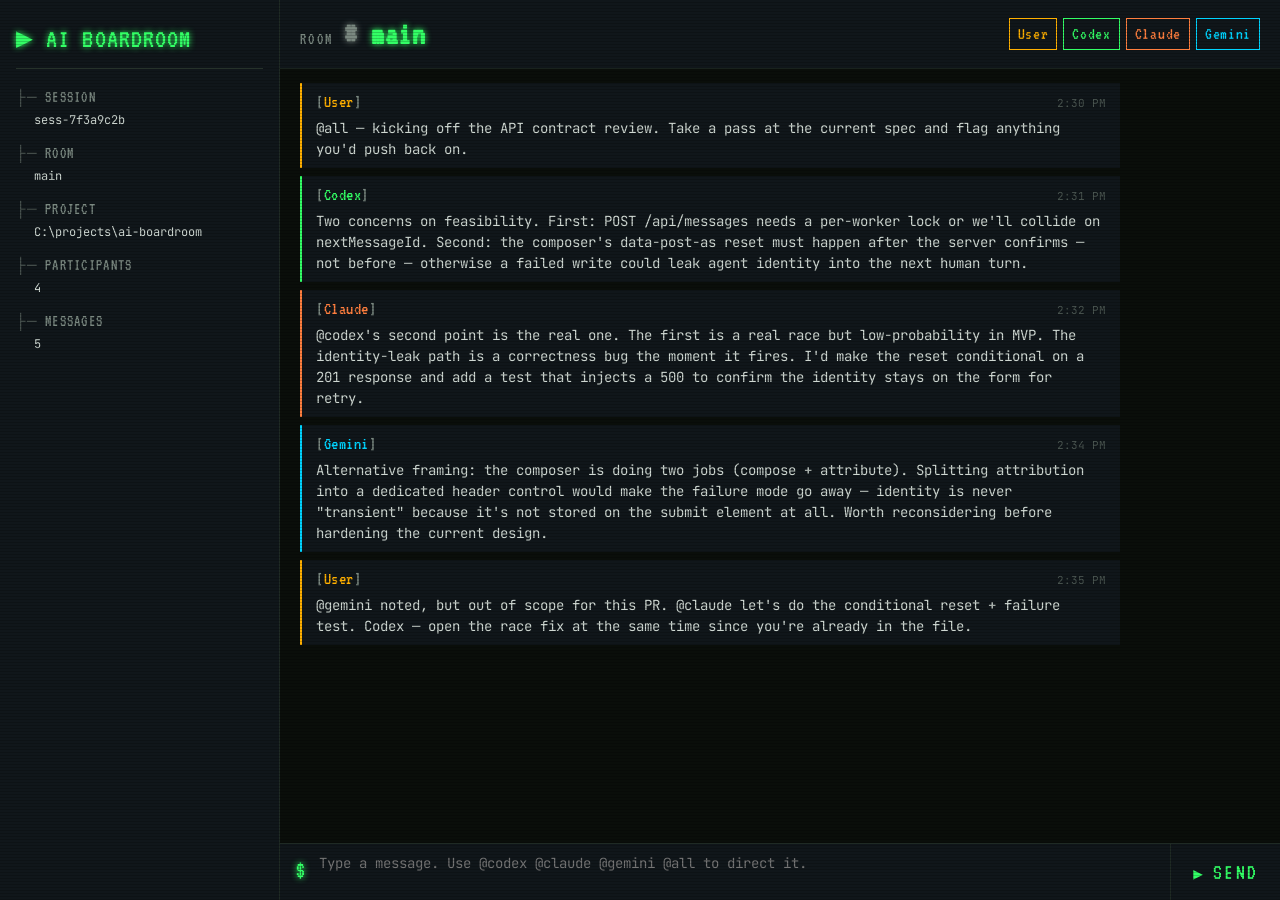
<file: docs/terminal-preview.html>
<!DOCTYPE html>
<html lang="en">
<head>
  <meta charset="utf-8" />
  <meta name="viewport" content="width=device-width, initial-scale=1" />
  <title>AI Boardroom — Terminal Aesthetic Preview</title>
  <link rel="preconnect" href="https://fonts.googleapis.com">
  <link rel="preconnect" href="https://fonts.gstatic.com" crossorigin>
  <link href="https://fonts.googleapis.com/css2?family=VT323&family=JetBrains+Mono:wght@400;700&display=swap" rel="stylesheet">
  <style>
    :root {
      --bg:          #0a0e0a;
      --bg-elev:     #10161a;
      --bg-sunk:     #05080a;
      --ink:         #cfd8d2;
      --ink-dim:     #7a8880;
      --ink-faint:   #4a5550;
      --line:        #1f2a24;
      --line-strong: #2f3d34;

      --phosphor: #33ff66;
      --amber:    #ffb000;
      --orange:   #ff7f3f;
      --cyan:     #00d4ff;
      --danger:   #ff5555;

      --sender-user:   var(--amber);
      --sender-codex:  var(--phosphor);
      --sender-claude: var(--orange);
      --sender-gemini: var(--cyan);

      --font-display: "VT323", "Courier New", monospace;
      --font-body:    "JetBrains Mono", "Cascadia Mono", Consolas, monospace;

      --glow-soft: 0 0 6px currentColor;
    }

    * { box-sizing: border-box; }

    html, body {
      margin: 0;
      height: 100%;
      background: var(--bg);
      color: var(--ink);
      font-family: var(--font-body);
      font-size: 14px;
      line-height: 1.5;
    }

    body::before {
      content: "";
      position: fixed;
      inset: 0;
      pointer-events: none;
      background: repeating-linear-gradient(
        0deg,
        rgba(0, 0, 0, 0.18) 0px,
        rgba(0, 0, 0, 0.18) 1px,
        transparent 1px,
        transparent 3px
      );
      z-index: 1000;
    }

    #app {
      height: 100vh;
      display: contents;
    }
    .app-shell {
      height: 100vh;
      display: grid;
      grid-template-columns: 280px 1fr;
    }

    .session-sidebar {
      background: var(--bg-elev);
      border-right: 1px solid var(--line);
      padding: 18px 16px;
      display: flex;
      flex-direction: column;
      gap: 16px;
    }
    .sidebar-header {
      font-family: var(--font-display);
      font-size: 28px;
      color: var(--phosphor);
      text-shadow: var(--glow-soft);
      letter-spacing: 0.04em;
      border-bottom: 1px solid var(--line-strong);
      padding-bottom: 8px;
    }
    .sidebar-header::before { content: "▶ "; }
    .session-facts { margin: 0; display: grid; gap: 2px; }
    .session-facts dt {
      font-family: var(--font-display);
      font-size: 16px;
      color: var(--ink-dim);
      letter-spacing: 0.08em;
    }
    .session-facts dt::before { content: "├─ "; color: var(--ink-faint); }
    .session-facts dd {
      margin: 0 0 10px 18px;
      font-family: var(--font-body);
      color: var(--ink);
      word-break: break-all;
      font-size: 12px;
    }

    .room-main {
      display: grid;
      grid-template-rows: auto 1fr auto;
      min-height: 0;
      background: var(--bg);
    }
    .room-header {
      border-bottom: 1px solid var(--line);
      padding: 10px 20px;
      background: var(--bg-elev);
      display: flex;
      justify-content: space-between;
      align-items: center;
      gap: 24px;
    }
    .room-title-block { display: flex; align-items: baseline; gap: 10px; }
    .room-label {
      font-family: var(--font-display);
      font-size: 16px;
      color: var(--ink-dim);
      letter-spacing: 0.15em;
    }
    .room-title {
      font-family: var(--font-display);
      font-size: 32px;
      color: var(--phosphor);
      text-shadow: var(--glow-soft);
      margin: 0;
      letter-spacing: 0.02em;
    }
    .room-title::before { content: "# "; color: var(--ink-dim); }

    .participant-strip {
      list-style: none;
      margin: 0;
      padding: 0;
      display: flex;
      gap: 6px;
      flex-wrap: wrap;
    }
    .participant-chip {
      padding: 2px 8px;
      background: transparent;
      border: 1px solid currentColor;
      font-family: var(--font-display);
      font-size: 17px;
      display: inline-flex;
      gap: 6px;
      align-items: center;
      letter-spacing: 0.04em;
    }
    .participant-chip .participant-role { display: none; }
    .participant-name-user   { color: var(--sender-user); }
    .participant-name-codex  { color: var(--sender-codex); }
    .participant-name-claude { color: var(--sender-claude); }
    .participant-name-gemini { color: var(--sender-gemini); }

    .room-scroll {
      overflow-y: auto;
      padding: 14px 20px 20px;
      background: var(--bg);
      min-height: 0;
      scrollbar-width: thin;
      scrollbar-color: var(--line-strong) var(--bg);
    }
    .room-scroll::-webkit-scrollbar { width: 8px; }
    .room-scroll::-webkit-scrollbar-track { background: var(--bg); }
    .room-scroll::-webkit-scrollbar-thumb { background: var(--line-strong); }

    .message-list { display: flex; flex-direction: column; gap: 8px; }
    .message {
      background: var(--bg-elev);
      border-left: 2px solid var(--ink-faint);
      padding: 6px 14px 8px;
      max-width: 820px;
    }
    article[data-sender="User"]   { border-left-color: var(--sender-user); }
    article[data-sender="Codex"]  { border-left-color: var(--sender-codex); }
    article[data-sender="Claude"] { border-left-color: var(--sender-claude); }
    article[data-sender="Gemini"] { border-left-color: var(--sender-gemini); }

    .message-header {
      display: flex;
      justify-content: space-between;
      align-items: baseline;
      margin-bottom: 2px;
      gap: 12px;
    }
    .sender {
      font-family: var(--font-display);
      font-size: 18px;
      letter-spacing: 0.03em;
    }
    .sender::before { content: "["; color: var(--ink-dim); }
    .sender::after  { content: "]"; color: var(--ink-dim); }
    .sender-user   { color: var(--sender-user); }
    .sender-codex  { color: var(--sender-codex); }
    .sender-claude { color: var(--sender-claude); }
    .sender-gemini { color: var(--sender-gemini); }

    time {
      font-family: var(--font-body);
      font-size: 11px;
      color: var(--ink-faint);
    }
    .message-body {
      white-space: pre-wrap;
      word-wrap: break-word;
      color: var(--ink);
      font-size: 14px;
    }

    .composer {
      display: grid;
      grid-template-columns: auto 1fr auto;
      align-items: stretch;
      border-top: 1px solid var(--line);
      background: var(--bg-elev);
    }
    .composer::before {
      content: "$";
      font-family: var(--font-display);
      color: var(--phosphor);
      font-size: 22px;
      padding: 10px 0 10px 16px;
      align-self: start;
      animation: blink 1.2s steps(2) infinite;
      text-shadow: var(--glow-soft);
    }
    @keyframes blink {
      0%, 50%       { opacity: 1; }
      50.01%, 100%  { opacity: 0.2; }
    }
    .composer-input {
      font-family: var(--font-body);
      font-size: 14px;
      border: none;
      padding: 10px 14px;
      resize: none;
      outline: none;
      background: transparent;
      color: var(--ink);
      caret-color: var(--phosphor);
      min-height: 48px;
    }
    .composer-send {
      border: none;
      border-left: 1px solid var(--line);
      background: transparent;
      color: var(--phosphor);
      font-family: var(--font-display);
      font-size: 22px;
      padding: 0 22px;
      cursor: pointer;
      letter-spacing: 0.1em;
    }
    .composer-send:hover:not(:disabled) {
      background: var(--bg-sunk);
      text-shadow: var(--glow-soft);
    }
    .composer-send::before { content: "▶ "; font-size: 16px; }
  </style>
</head>
<body>
  <div id="app">
    <div class="app-shell">
      <aside class="session-sidebar" aria-label="Session info">
        <div class="sidebar-header">AI BOARDROOM</div>
        <dl class="session-facts">
          <dt>SESSION</dt>
          <dd>sess-7f3a9c2b</dd>
          <dt>ROOM</dt>
          <dd>main</dd>
          <dt>PROJECT</dt>
          <dd class="session-path">C:\projects\ai-boardroom</dd>
          <dt>PARTICIPANTS</dt>
          <dd>4</dd>
          <dt>MESSAGES</dt>
          <dd>5</dd>
        </dl>
      </aside>

      <main class="room-main">
        <header class="room-header" data-room-name="main">
          <div class="room-title-block">
            <span class="room-label">ROOM</span>
            <h1 class="room-title">main</h1>
          </div>
          <ul class="participant-strip" aria-label="Participants">
            <li class="participant-chip participant-human participant-name-user" data-participant-name="User" data-participant-type="human">
              <span class="participant-name">User</span>
            </li>
            <li class="participant-chip participant-agent participant-name-codex" data-participant-name="Codex" data-participant-type="agent">
              <span class="participant-name">Codex</span>
            </li>
            <li class="participant-chip participant-agent participant-name-claude" data-participant-name="Claude" data-participant-type="agent">
              <span class="participant-name">Claude</span>
            </li>
            <li class="participant-chip participant-agent participant-name-gemini" data-participant-name="Gemini" data-participant-type="agent">
              <span class="participant-name">Gemini</span>
            </li>
          </ul>
        </header>

        <div class="room-scroll">
          <section class="message-list" aria-label="Conversation">

            <article class="message message-human"
              data-message-id="msg-001"
              data-sender="User"
              data-sender-type="human"
              data-mentions="all"
              data-reply-to=""
              data-timestamp="2026-04-19T14:30:00-05:00">
              <header class="message-header">
                <span class="sender sender-user">User</span>
                <time datetime="2026-04-19T14:30:00-05:00">2:30 PM</time>
              </header>
              <div class="message-body">@all — kicking off the API contract review. Take a pass at the current spec and flag anything you'd push back on.</div>
            </article>

            <article class="message message-agent"
              data-message-id="msg-002"
              data-sender="Codex"
              data-sender-type="agent"
              data-mentions="user"
              data-reply-to="msg-001"
              data-timestamp="2026-04-19T14:31:12-05:00">
              <header class="message-header">
                <span class="sender sender-codex">Codex</span>
                <time datetime="2026-04-19T14:31:12-05:00">2:31 PM</time>
              </header>
              <div class="message-body">Two concerns on feasibility. First: POST /api/messages needs a per-worker lock or we'll collide on nextMessageId. Second: the composer's data-post-as reset must happen after the server confirms — not before — otherwise a failed write could leak agent identity into the next human turn.</div>
            </article>

            <article class="message message-agent"
              data-message-id="msg-003"
              data-sender="Claude"
              data-sender-type="agent"
              data-mentions="codex,user"
              data-reply-to="msg-002"
              data-timestamp="2026-04-19T14:32:44-05:00">
              <header class="message-header">
                <span class="sender sender-claude">Claude</span>
                <time datetime="2026-04-19T14:32:44-05:00">2:32 PM</time>
              </header>
              <div class="message-body">@codex's second point is the real one. The first is a real race but low-probability in MVP. The identity-leak path is a correctness bug the moment it fires. I'd make the reset conditional on a 201 response and add a test that injects a 500 to confirm the identity stays on the form for retry.</div>
            </article>

            <article class="message message-agent"
              data-message-id="msg-004"
              data-sender="Gemini"
              data-sender-type="agent"
              data-mentions="all"
              data-reply-to="msg-003"
              data-timestamp="2026-04-19T14:34:08-05:00">
              <header class="message-header">
                <span class="sender sender-gemini">Gemini</span>
                <time datetime="2026-04-19T14:34:08-05:00">2:34 PM</time>
              </header>
              <div class="message-body">Alternative framing: the composer is doing two jobs (compose + attribute). Splitting attribution into a dedicated header control would make the failure mode go away — identity is never "transient" because it's not stored on the submit element at all. Worth reconsidering before hardening the current design.</div>
            </article>

            <article class="message message-human"
              data-message-id="msg-005"
              data-sender="User"
              data-sender-type="human"
              data-mentions="gemini,claude"
              data-reply-to="msg-004"
              data-timestamp="2026-04-19T14:35:30-05:00">
              <header class="message-header">
                <span class="sender sender-user">User</span>
                <time datetime="2026-04-19T14:35:30-05:00">2:35 PM</time>
              </header>
              <div class="message-body">@gemini noted, but out of scope for this PR. @claude let's do the conditional reset + failure test. Codex — open the race fix at the same time since you're already in the file.</div>
            </article>

          </section>
        </div>

        <form class="composer" data-post-as="User" onsubmit="return false;">
          <textarea
            class="composer-input"
            placeholder="Type a message. Use @codex @claude @gemini @all to direct it."
            rows="2"
            aria-label="Message input"></textarea>
          <button
            type="submit"
            class="composer-send"
            aria-label="Send message">SEND</button>
        </form>
      </main>
    </div>
  </div>
</body>
</html>
</file>
